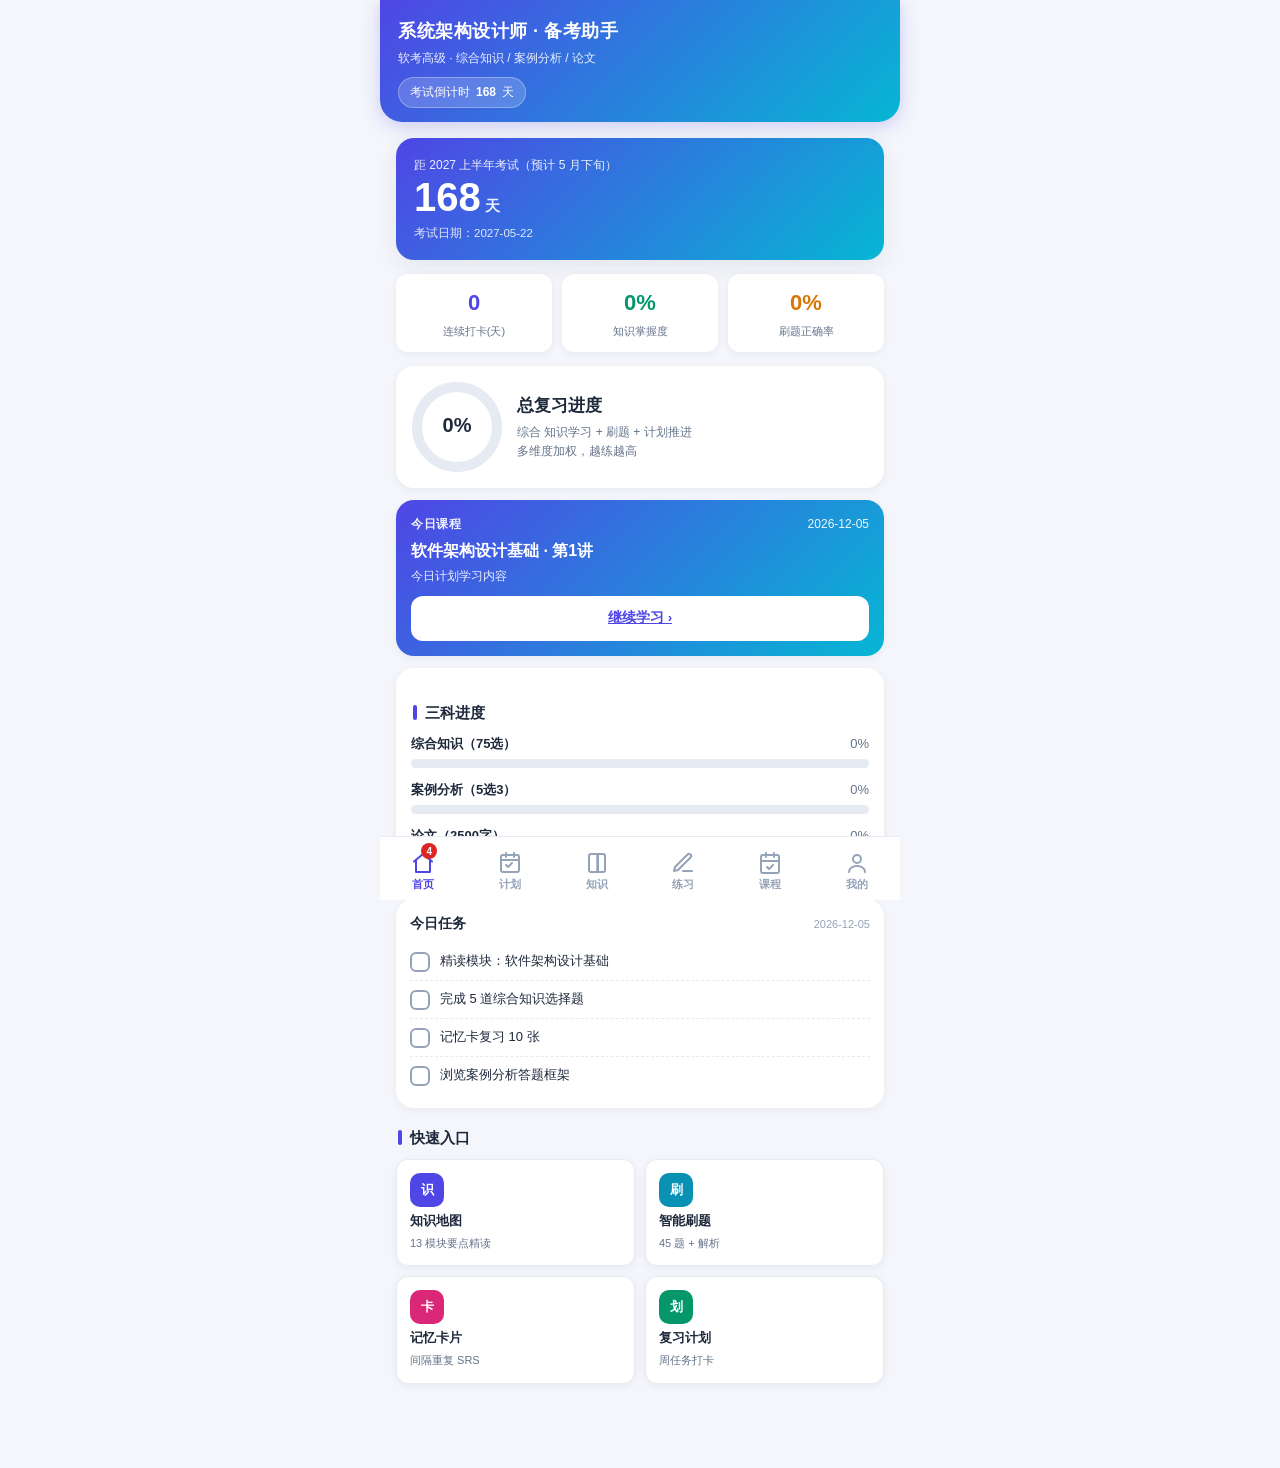
<file: index.html>
<!DOCTYPE html>
<html lang="zh-CN">
<head>
<meta charset="UTF-8">
<meta name="viewport" content="width=device-width,initial-scale=1">
<title>系统架构设计师 · 备考助手</title>
<meta http-equiv="refresh" content="0; url=exam-app/index.html">
</head>
<body>
<p>正在跳转到备考助手：<a href="exam-app/index.html">exam-app/index.html</a></p>
</body>
</html>
</file>
<file: exam-app/css/style.css>
/* ===== 系统架构设计师备考助手 · 样式 ===== */
:root{
  --bg:#f4f6fb;
  --surface:#ffffff;
  --surface-2:#f8fafc;
  --text:#1e293b;
  --text-2:#64748b;
  --text-3:#94a3b8;
  --line:#e6eaf2;
  --primary:#4f46e5;
  --primary-d:#4338ca;
  --accent:#06b6d4;
  --ok:#059669;
  --warn:#d97706;
  --danger:#dc2626;
  --ring-track:#e6eaf2;
  --shadow:0 6px 22px rgba(30,41,59,.08);
  --shadow-sm:0 2px 8px rgba(30,41,59,.06);
  --radius:18px;
  --radius-sm:12px;
  --tab-h:64px;
}
*{box-sizing:border-box;-webkit-tap-highlight-color:transparent;}
html,body{margin:0;padding:0;}
body{
  font-family:-apple-system,BlinkMacSystemFont,"Segoe UI","PingFang SC","Hiragino Sans GB","Microsoft YaHei",sans-serif;
  background:var(--bg);color:var(--text);line-height:1.55;
  -webkit-font-smoothing:antialiased;
  padding-bottom:calc(var(--tab-h) + env(safe-area-inset-bottom,0px) + 12px);
  max-width:520px;margin:0 auto;
}
.app{max-width:520px;margin:0 auto;min-height:100vh;}

/* 顶部标题栏 */
.topbar{
  position:sticky;top:0;z-index:20;
  background:linear-gradient(135deg,#4f46e5,#06b6d4);
  color:#fff;padding:18px 18px 14px;
  border-bottom-left-radius:22px;border-bottom-right-radius:22px;
  box-shadow:0 4px 18px rgba(79,70,229,.25);
}
.topbar h1{font-size:18px;margin:0;font-weight:700;letter-spacing:.5px;}
.topbar .sub{font-size:12px;opacity:.9;margin-top:3px;}
.topbar .exam-pill{
  display:inline-flex;align-items:center;gap:6px;margin-top:10px;
  background:rgba(255,255,255,.18);border:1px solid rgba(255,255,255,.3);
  padding:5px 11px;border-radius:999px;font-size:12px;
}
.topbar .exam-pill b{font-weight:700;}

/* 通用容器 */
.view{padding:16px 16px 8px;display:none;animation:fade .25s ease;}
.view.active{display:block;}
@keyframes fade{from{opacity:0;transform:translateY(6px);}to{opacity:1;transform:none;}}
.section-title{font-size:15px;font-weight:700;margin:18px 2px 10px;display:flex;align-items:center;gap:8px;}
.section-title .bar{width:4px;height:15px;background:var(--primary);border-radius:3px;}
.card{background:var(--surface);border-radius:var(--radius);box-shadow:var(--shadow-sm);padding:15px;margin-bottom:12px;}
.muted{color:var(--text-2);font-size:13px;}
.small{font-size:12px;}
.center{text-align:center;}

/* 仪表盘 */
.hero{
  background:linear-gradient(135deg,#4f46e5,#06b6d4);
  border-radius:var(--radius);color:#fff;padding:18px;margin-bottom:14px;
  box-shadow:var(--shadow);
}
.hero .cd-label{font-size:12px;opacity:.9;}
.hero .cd-num{font-size:40px;font-weight:800;line-height:1.1;margin:4px 0;}
.hero .cd-unit{font-size:15px;font-weight:600;opacity:.9;}
.hero .cd-note{font-size:11.5px;opacity:.85;margin-top:6px;}

.metrics{display:grid;grid-template-columns:repeat(3,1fr);gap:10px;margin-bottom:14px;}
.metric{background:var(--surface);border-radius:var(--radius-sm);padding:12px 8px;text-align:center;box-shadow:var(--shadow-sm);}
.metric .v{font-size:22px;font-weight:800;color:var(--primary);}
.metric .v.s{color:var(--ok);}
.metric .v.w{color:var(--warn);}
.metric .l{font-size:11px;color:var(--text-2);margin-top:2px;}

/* 进度环 */
.ring-wrap{display:flex;align-items:center;gap:14px;}
.ring-wrap svg{flex:none;}
.ring-info{flex:1;}
.ring-info .big{font-size:17px;font-weight:800;}
.ring-info .desc{font-size:12px;color:var(--text-2);margin-top:4px;}

/* 三科进度 */
.subj{margin-bottom:12px;}
.subj .row{display:flex;justify-content:space-between;font-size:13px;margin-bottom:5px;}
.subj .row .name{font-weight:600;}
.subj .row .pct{color:var(--text-2);}
.bar{height:9px;background:var(--ring-track);border-radius:999px;overflow:hidden;}
.bar > i{display:block;height:100%;border-radius:999px;background:linear-gradient(90deg,#4f46e5,#06b6d4);transition:width .6s cubic-bezier(.4,1.3,.5,1);}

/* 今日任务 */
.today{background:var(--surface);border-radius:var(--radius);padding:14px;box-shadow:var(--shadow-sm);margin-bottom:14px;}
.today .t-head{display:flex;justify-content:space-between;align-items:center;margin-bottom:8px;}
.today .t-head .tt{font-weight:700;font-size:14px;}
.today .t-head .date{font-size:11px;color:var(--text-3);}
.today ul{list-style:none;margin:0;padding:0;}
.today li{display:flex;align-items:flex-start;gap:10px;padding:8px 0;border-bottom:1px dashed var(--line);font-size:13px;}
.today li:last-child{border-bottom:none;}
.chk{width:20px;height:20px;border-radius:6px;border:2px solid var(--text-3);flex:none;margin-top:1px;display:flex;align-items:center;justify-content:center;color:#fff;font-size:13px;cursor:pointer;transition:.2s;}
.chk.on{background:var(--ok);border-color:var(--ok);}
.today li.done .txt{text-decoration:line-through;color:var(--text-3);}

/* 快捷卡片 */
.quick{display:grid;grid-template-columns:1fr 1fr;gap:10px;}
.quick a{text-decoration:none;color:inherit;}
.qcard{background:var(--surface);border-radius:var(--radius-sm);padding:13px;box-shadow:var(--shadow-sm);display:flex;flex-direction:column;gap:4px;border:1px solid var(--line);}
.qcard .qi{width:34px;height:34px;border-radius:10px;display:flex;align-items:center;justify-content:center;color:#fff;font-size:13px;font-weight:700;}
.qcard .qt{font-weight:700;font-size:13px;}
.qcard .qd{font-size:11px;color:var(--text-2);}

/* 计划页 */
.phase{position:relative;background:var(--surface);border-radius:var(--radius);padding:14px;margin-bottom:12px;box-shadow:var(--shadow-sm);border-left:5px solid var(--primary);}
.phase .ph-top{display:flex;justify-content:space-between;align-items:center;}
.phase .ph-name{font-weight:800;font-size:15px;}
.phase .ph-weeks{font-size:11px;color:#fff;background:var(--primary);padding:3px 9px;border-radius:999px;}
.phase .ph-desc{font-size:12.5px;color:var(--text-2);margin:8px 0;}
.ms{display:flex;align-items:flex-start;gap:9px;font-size:13px;padding:5px 0;}
.ms .box{width:18px;height:18px;border-radius:5px;border:2px solid var(--text-3);flex:none;margin-top:1px;display:flex;align-items:center;justify-content:center;color:#fff;font-size:12px;cursor:pointer;}
.ms .box.on{background:var(--ok);border-color:var(--ok);}
.ms.done .mt{text-decoration:line-through;color:var(--text-3);}

/* 周任务时间轴 */
.week{display:flex;gap:12px;padding:4px 0;}
.week .rail{display:flex;flex-direction:column;align-items:center;flex:none;width:54px;}
.week .wn{font-size:11px;font-weight:700;color:var(--primary);}
.week .wd{font-size:10px;color:var(--text-3);}
.week .dot{width:12px;height:12px;border-radius:50%;background:var(--primary);margin:6px 0;box-shadow:0 0 0 4px rgba(79,70,229,.15);}
.week.past .dot{background:var(--text-3);box-shadow:none;}
.week.future .dot{background:var(--surface);border:2px solid var(--text-3);box-shadow:none;}
.week .wbody{flex:1;background:var(--surface);border-radius:var(--radius-sm);padding:11px 12px;box-shadow:var(--shadow-sm);margin-bottom:10px;}
.week .wphase{font-size:10px;font-weight:700;padding:2px 7px;border-radius:999px;color:#fff;display:inline-block;margin-bottom:6px;}
.week .wtask{display:flex;align-items:flex-start;gap:8px;font-size:12.5px;padding:3px 0;}
.week .wtask .c{width:16px;height:16px;border-radius:5px;border:2px solid var(--text-3);flex:none;display:flex;align-items:center;justify-content:center;color:#fff;font-size:11px;cursor:pointer;}
.week .wtask .c.on{background:var(--ok);border-color:var(--ok);}
.week .wtask.done{color:var(--text-3);text-decoration:line-through;}

/* 知识模块 */
.mod{background:var(--surface);border-radius:var(--radius);box-shadow:var(--shadow-sm);margin-bottom:11px;overflow:hidden;}
.mod .mhead{display:flex;align-items:center;gap:11px;padding:13px 14px;cursor:pointer;}
.mod .mbadge{width:40px;height:40px;border-radius:12px;color:#fff;font-size:13px;font-weight:800;display:flex;align-items:center;justify-content:center;flex:none;}
.mod .mname{font-weight:700;font-size:14px;flex:1;}
.mod .mwt{font-size:10px;color:var(--text-3);}
.mod .mchev{color:var(--text-3);transition:.25s;font-size:18px;}
.mod.open .mchev{transform:rotate(90deg);}
.mod .mbody{display:none;padding:0 14px 14px;}
.mod.open .mbody{display:block;animation:fade .2s ease;}
.kp{font-size:13px;padding:13px 0;border-top:1px solid var(--line);}
.kp:first-child{border-top:none;}
.kp .kk{font-weight:700;color:var(--text);font-size:13.5px;margin-bottom:5px;display:flex;align-items:center;gap:6px;}
.kp .kk::before{content:"";width:4px;height:13px;border-radius:3px;background:var(--primary);flex:none;display:inline-block;}
.kv-list{margin:4px 0 0;padding-left:18px;color:var(--text-2);font-size:12.5px;line-height:1.7;}
.kv-list li{margin:2px 0;}
.kv{font-size:12.5px;color:var(--text-2);margin-top:3px;}
.keg,.kmemo,.kwarn{font-size:12px;line-height:1.6;margin-top:8px;padding:8px 10px;border-radius:10px;display:flex;gap:7px;align-items:flex-start;}
.keg{background:#eef6ff;border-left:3px solid #3b82f6;}
.kmemo{background:#ecfdf5;border-left:3px solid var(--ok);}
.kwarn{background:#fff7ed;border-left:3px solid var(--warn);}
.keg .tag,.kmemo .tag,.kwarn .tag{flex:none;font-size:10px;font-weight:700;padding:1px 6px;border-radius:6px;line-height:1.6;margin-top:1px;}
.keg .tag{background:#3b82f6;color:#fff;}
.kmemo .tag{background:var(--ok);color:#fff;}
.kwarn .tag{background:var(--warn);color:#fff;}
.mod .mfoot{display:flex;gap:8px;margin-top:12px;padding-top:12px;border-top:1px dashed var(--line);}
.tag-btn{flex:1;text-align:center;font-size:12px;padding:8px;border-radius:10px;border:1px solid var(--line);background:var(--surface-2);color:var(--text-2);cursor:pointer;font-weight:600;}
.tag-btn.active{color:#fff;border-color:transparent;}
.tag-btn.t0.active{background:var(--text-3);}
.tag-btn.t1.active{background:var(--warn);}
.tag-btn.t2.active{background:var(--ok);}

/* 练习 - 子导航 */
.subnav{display:flex;gap:6px;background:var(--surface);border-radius:999px;padding:5px;margin-bottom:14px;box-shadow:var(--shadow-sm);position:sticky;top:10px;z-index:5;}
.subnav button{flex:1;border:none;background:transparent;padding:8px 4px;border-radius:999px;font-size:12.5px;font-weight:600;color:var(--text-2);cursor:pointer;}
.subnav button.active{background:var(--primary);color:#fff;}

/* 题库 */
.qfilter-wrap{margin-bottom:8px;}
.qfilter{display:flex;gap:6px;overflow-x:auto;padding-bottom:8px;margin-bottom:3px;scrollbar-width:none;}
.qfilter::-webkit-scrollbar{display:none;}
.qfilter button{flex:none;border:1px solid var(--line);background:var(--surface);border-radius:999px;padding:6px 12px;font-size:12px;color:var(--text-2);cursor:pointer;white-space:nowrap;}
.qfilter button.active{background:var(--primary);color:#fff;border-color:var(--primary);}
.qfilter-controls{display:grid;grid-template-columns:1.2fr .9fr .8fr;gap:7px;background:var(--surface);border:1px solid var(--line);border-radius:14px;padding:9px;}
.qselect{min-width:0;display:flex;flex-direction:column;gap:3px;}
.qselect span{font-size:10px;color:var(--text-3);font-weight:700;}
.qselect select{width:100%;min-width:0;border:1px solid var(--line);border-radius:9px;background:var(--surface-2);color:var(--text);font-size:11.5px;padding:7px 6px;outline:none;}
.quiz-notice{font-size:11.5px;line-height:1.55;color:#92400e;background:#fff7ed;border:1px solid #fed7aa;border-radius:12px;padding:9px 11px;margin-bottom:10px;}
.qfound{font-size:11.5px;color:var(--text-3);margin:7px 2px;}
.qcard-q{background:var(--surface);border-radius:var(--radius);padding:15px;box-shadow:var(--shadow-sm);margin-bottom:12px;}
.qcard-q .meta{font-size:11px;color:var(--text-3);margin-bottom:4px;display:flex;gap:8px;justify-content:space-between;align-items:flex-start;}
.q-tags{display:flex;gap:5px;flex-wrap:wrap;}
.q-tags>span{display:inline-flex;align-items:center;background:var(--surface-2);border:1px solid var(--line);border-radius:999px;padding:2px 7px;line-height:1.35;}
.q-tags .qkind{font-weight:800;}
.q-tags .qkind.past{background:#fff7ed;border-color:#fed7aa;color:#b45309;}
.q-tags .qkind.original{background:#eef2ff;border-color:#c7d2fe;color:#4338ca;}
.q-tags .answered{background:#ecfdf5;border-color:#a7f3d0;color:#047857;}
.qorigin{font-size:11px;color:var(--text-3);margin:2px 0 10px;}
.qcard-q .qtext{font-size:14px;font-weight:600;margin-bottom:12px;line-height:1.65;}
.opt{display:flex;align-items:center;gap:10px;padding:11px 12px;border:1.5px solid var(--line);border-radius:12px;margin-bottom:9px;font-size:13.5px;cursor:pointer;transition:.15s;}
.opt:hover{border-color:var(--primary);}
.opt.sel{border-color:var(--primary);background:rgba(79,70,229,.06);}
.opt.correct{border-color:var(--ok);background:rgba(5,150,105,.1);color:var(--ok);font-weight:600;}
.opt.wrong{border-color:var(--danger);background:rgba(220,38,38,.08);color:var(--danger);font-weight:600;}
.qafter{display:none;margin-top:10px;}
.qafter.show{display:block;}
.qread{background:#eff6ff;border-left:3px solid #3b82f6;border-radius:10px;padding:11px 12px;font-size:12.5px;line-height:1.65;color:#1e3a8a;margin-bottom:8px;}
.qexplain{background:#ecfdf5;border-left:3px solid var(--ok);border-radius:10px;padding:11px 12px;font-size:12.5px;line-height:1.65;color:#065f46;margin-top:0;display:none;}
.qexplain.show{display:block;}
.qexplain b,.qread b{color:var(--text);}
.qsource{background:var(--surface-2);border:1px solid var(--line);border-radius:10px;padding:10px 12px;margin-top:8px;font-size:11.5px;line-height:1.6;color:var(--text-2);overflow-wrap:anywhere;}
.qsource>div+div{margin-top:3px;}
.qsource a{color:var(--primary);font-weight:700;text-decoration:none;}
.qsource .source-note{color:#92400e;}
.qsource .source-license{font-size:10.5px;color:var(--text-3);}
.qsource.compact{padding:8px 9px;font-size:11px;}
.answer-explain{margin-top:8px;padding-top:8px;border-top:1px solid var(--line);}
.qnav{display:flex;justify-content:space-between;gap:8px;margin:6px 0 16px;}
.qnav button{flex:1;padding:11px 6px;border-radius:12px;border:none;font-weight:700;font-size:12.5px;cursor:pointer;}
.qnav .prev{background:var(--surface-2);color:var(--text-2);}
.qnav .random{background:#ecfeff;color:#0e7490;border:1px solid #a5f3fc;}
.qnav .next{background:var(--primary);color:#fff;}
.qstat{display:flex;justify-content:space-around;background:var(--surface);border-radius:var(--radius);padding:12px 6px;margin-bottom:12px;box-shadow:var(--shadow-sm);}
.qstat .s{text-align:center;min-width:0;}
.qstat .s .v{font-size:20px;font-weight:800;}
.qstat .s .v.ok{color:var(--ok);}
.qstat .s .v.no{color:var(--danger);}
.qstat .s .v.past-v{color:var(--warn);}
.qstat .s .l{font-size:10.5px;color:var(--text-2);}

/* 记忆卡 */
.fc-stage{display:flex;flex-direction:column;align-items:center;padding:6px 0 14px;}
.fc{width:100%;max-width:360px;height:200px;perspective:1000px;cursor:pointer;margin-bottom:14px;}
.fc-inner{position:relative;width:100%;height:100%;transition:transform .5s;transform-style:preserve-3d;}
.fc.flip .fc-inner{transform:rotateY(180deg);}
.fc-face{position:absolute;inset:0;backface-visibility:hidden;border-radius:18px;display:flex;align-items:center;justify-content:center;padding:22px;text-align:center;box-shadow:var(--shadow);}
.fc-front{background:linear-gradient(135deg,#4f46e5,#6366f1);color:#fff;}
.fc-back{background:var(--surface);color:var(--text);transform:rotateY(180deg);border:1px solid var(--line);}
.fc-front .term{font-size:22px;font-weight:800;}
.fc-back .def{font-size:15px;line-height:1.6;}
.fc-tag{position:absolute;top:12px;left:14px;font-size:10px;padding:2px 8px;border-radius:999px;background:rgba(255,255,255,.22);}
.fc-back .fc-mod{position:absolute;top:12px;right:14px;font-size:10px;color:var(--text-3);}
.fc-prog{font-size:12px;color:var(--text-2);margin-bottom:10px;}
.fc-btns{display:flex;gap:10px;width:100%;max-width:360px;}
.fc-btns button{flex:1;padding:12px;border-radius:12px;border:none;font-weight:700;font-size:13px;cursor:pointer;}
.fc-btns .bad{background:#fee2e2;color:var(--danger);}
.fc-btns .good{background:#dcfce7;color:var(--ok);}
.fc-btns .again{background:#ffedd5;color:var(--warn);}

/* 案例 / 论文 */
.guide-block{background:var(--surface);border-radius:var(--radius);padding:15px;margin-bottom:12px;box-shadow:var(--shadow-sm);}
.guide-block h3{margin:0 0 10px;font-size:14px;color:var(--primary);}
.guide-block ol,.guide-block ul{margin:0;padding-left:18px;}
.guide-block li{font-size:13px;margin-bottom:7px;color:var(--text);}
.guide-block .chip{display:inline-block;background:var(--surface-2);border:1px solid var(--line);border-radius:8px;padding:2px 8px;font-size:12px;margin:3px 4px 0 0;color:var(--text-2);}
.gtype{display:flex;flex-direction:column;gap:9px;}
.gtype .gt{background:var(--surface-2);border-radius:12px;padding:11px 12px;}
.gtype .gt .gn{font-weight:700;font-size:13px;color:var(--text);}
.gtype .gt .gd{font-size:12.5px;color:var(--text-2);margin-top:3px;}

/* 我的页 */
.stat-grid{display:grid;grid-template-columns:1fr 1fr;gap:10px;margin-bottom:14px;}
.stat-box{background:var(--surface);border-radius:var(--radius-sm);padding:13px;box-shadow:var(--shadow-sm);}
.stat-box .v{font-size:24px;font-weight:800;color:var(--primary);}
.stat-box .l{font-size:11px;color:var(--text-2);margin-top:2px;}
.set-row{display:flex;justify-content:space-between;align-items:center;padding:13px 0;border-bottom:1px solid var(--line);font-size:13.5px;}
.set-row:last-child{border-bottom:none;}
.set-row input[type=date]{border:1px solid var(--line);border-radius:8px;padding:6px 8px;font-size:13px;color:var(--text);}
.btn{display:block;width:100%;padding:12px;border-radius:12px;border:none;font-weight:700;font-size:13.5px;cursor:pointer;margin-top:10px;}
.btn-danger{background:#fee2e2;color:var(--danger);}
.btn-primary{background:var(--primary);color:#fff;}
.note-box{background:var(--surface-2);border:1px dashed var(--line);border-radius:12px;padding:12px;font-size:12px;color:var(--text-2);margin-top:10px;}

/* 底部 tab */
.tabbar{
  position:fixed;left:0;right:0;bottom:0;z-index:30;
  height:calc(var(--tab-h) + env(safe-area-inset-bottom,0px));
  background:rgba(255,255,255,.96);backdrop-filter:blur(10px);
  border-top:1px solid var(--line);
  display:flex;max-width:520px;margin:0 auto;
  padding-bottom:env(safe-area-inset-bottom,0px);
}
.tabbar button{
  flex:1;border:none;background:transparent;display:flex;flex-direction:column;
  align-items:center;justify-content:center;gap:3px;color:var(--text-3);
  font-size:10.5px;font-weight:600;cursor:pointer;padding-top:6px;
}
.tabbar button .ic{width:24px;height:24px;}
.tabbar button.active{color:var(--primary);}
.tabbar button .badge{position:absolute;top:6px;right:50%;transform:translateX(14px);min-width:16px;height:16px;background:var(--danger);color:#fff;border-radius:999px;font-size:10px;display:flex;align-items:center;justify-content:center;padding:0 4px;}
.tabbar button{position:relative;}

/* 浮层提示 */
.toast{position:fixed;left:50%;bottom:90px;transform:translateX(-50%) translateY(20px);background:rgba(30,41,59,.92);color:#fff;padding:10px 18px;border-radius:999px;font-size:13px;opacity:0;pointer-events:none;transition:.3s;z-index:60;max-width:90%;}
.toast.show{opacity:1;transform:translateX(-50%) translateY(0);}

/* 进度条动画初值 */
.bar > i{width:0;}

@media (max-width:360px){
  .metrics{grid-template-columns:repeat(3,1fr);gap:7px;}
  .metric .v{font-size:19px;}
}
.hidden{display:none!important;}

/* ===================== 课程页 ===================== */
.course-banner{background:linear-gradient(135deg,#4f46e5,#06b6d4);color:#fff;border:none;}
.course-banner .cb-top{display:flex;justify-content:space-between;align-items:center;font-size:12px;opacity:.92;}
.course-banner .cb-label{font-weight:800;letter-spacing:.5px;}
.course-banner .cb-title{font-size:16px;font-weight:800;margin:6px 0 3px;}
.course-banner .cb-desc{font-size:12px;opacity:.9;}
.course-banner .btn{background:#fff;color:var(--primary);text-align:center;margin-top:10px;}

.course-prog{padding:14px;}
.cp-top{display:flex;justify-content:space-between;font-size:13px;font-weight:700;margin-bottom:8px;}
.cp-top b{color:var(--primary);}

.today-lesson{background:var(--surface);border-radius:var(--radius);box-shadow:var(--shadow-sm);padding:16px;margin-bottom:6px;border:1px solid var(--line);}
.tl-top{display:flex;justify-content:space-between;align-items:center;margin-bottom:8px;}
.tl-tag{background:var(--primary);color:#fff;font-size:11px;font-weight:800;padding:3px 10px;border-radius:999px;}
.tl-date{font-size:12px;color:var(--text-3);}
.tl-title{font-size:16px;font-weight:800;color:var(--text);}
.tl-desc{font-size:12.5px;color:var(--text-2);margin:4px 0 12px;}

.course-list{margin-top:4px;}
.cl-row{display:flex;gap:12px;padding:12px 0;border-top:1px solid var(--line);cursor:pointer;}
.cl-row:first-child{border-top:none;}
.cl-rail{width:18px;flex:none;display:flex;justify-content:center;}
.cl-dot{width:14px;height:14px;border-radius:50%;background:var(--line);margin-top:4px;border:3px solid #fff;box-shadow:0 0 0 2px var(--line);}
.cl-row.current .cl-dot{background:var(--primary);box-shadow:0 0 0 2px var(--primary);}
.cl-row.done .cl-dot{background:var(--ok);box-shadow:0 0 0 2px var(--ok);}
.cl-body{flex:1;min-width:0;}
.cl-date{font-size:11px;color:var(--text-3);}
.cl-title{font-size:14px;font-weight:700;color:var(--text);margin:1px 0;}
.cl-sub{font-size:12px;color:var(--text-2);}
.cl-row.current .cl-title{color:var(--primary);}
.cl-row.done .cl-title{color:var(--text-2);}

/* 单课详情 */
.lesson-top{margin-bottom:8px;}
.lesson-top .back{background:none;border:none;color:var(--primary);font-size:14px;font-weight:700;padding:6px 0;cursor:pointer;}
.lesson-head{margin-bottom:2px;}
.lesson-badge{display:inline-block;background:var(--primary);color:#fff;font-size:14px;font-weight:800;padding:6px 14px;border-radius:12px;}
.lesson-date{font-size:12px;color:var(--text-3);margin:8px 0 4px;}
.lesson-content{background:var(--surface);border-radius:var(--radius);box-shadow:var(--shadow-sm);padding:6px 14px;margin:8px 0;}
.lesson-foot{display:flex;flex-direction:column;gap:10px;margin-top:6px;}
.btn-ghost{background:var(--surface-2);color:var(--text-2);border:1px solid var(--line);}
.btn-accent{background:var(--accent);color:#fff;}
.lesson-done-tag{text-align:center;color:var(--ok);font-weight:800;font-size:13px;padding:4px;}

/* 课后测试面板 */
.lesson-test{background:var(--surface);border-radius:var(--radius);box-shadow:var(--shadow-sm);padding:16px;margin-top:6px;}
.lt-title{font-size:15px;font-weight:800;color:var(--text);}
.lt-sub{font-size:12px;color:var(--text-2);margin:2px 0 10px;}
.lt-q{font-size:14px;font-weight:600;color:var(--text);margin:8px 0 10px;line-height:1.5;}
.lopt{padding:11px 13px;border:1px solid var(--line);border-radius:10px;margin-bottom:8px;font-size:13.5px;color:var(--text);cursor:pointer;transition:.15s;}
.lopt.sel{border-color:var(--primary);background:#eef2ff;}
.lopt.correct{border-color:var(--ok);background:#ecfdf5;color:#065f46;}
.lopt.wrong{border-color:var(--danger);background:#fef2f2;color:#991b1b;}
.lopt.correct::after{content:" ✓";color:var(--ok);font-weight:800;}
.lopt.wrong::after{content:" ✗";color:var(--danger);font-weight:800;}
.lt-explain{font-size:12.5px;color:var(--text-2);background:var(--surface-2);border-radius:10px;padding:10px 12px;margin:6px 0 12px;display:none;}
.lt-explain.show{display:block;}
.lt-explain b{color:var(--primary);}
.self-item{display:flex;align-items:flex-start;gap:9px;padding:11px 12px;border:1px solid var(--line);border-radius:10px;margin-bottom:8px;font-size:13px;color:var(--text);cursor:pointer;}
.self-item input{margin-top:3px;accent-color:var(--ok);}
</file>
